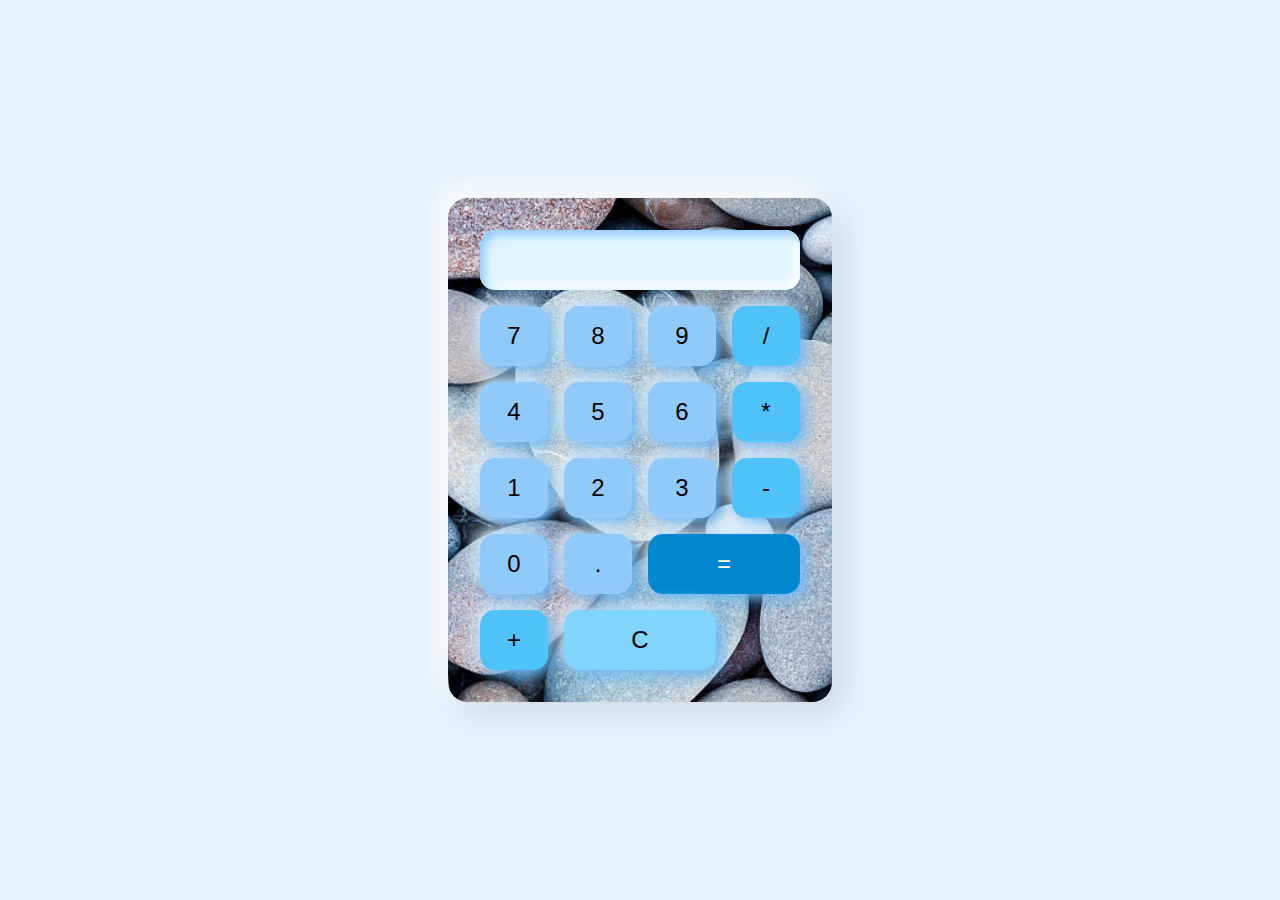
<file: Calculator/index.html>
<!DOCTYPE html>
<html lang="en">
<head>
  <meta charset="UTF-8" />
  <meta name="viewport" content="width=device-width, initial-scale=1.0" />
  <title>Nude 3D Calculator</title>
  <link rel="stylesheet" href="style.css" />
  <link rel="Javascript" href="script.js" />
</head>
<body>
  <div class="calculator">
    <input type="text" class="display" disabled />
    <div class="buttons">
      <button class="btn" data-value="7">7</button>
      <button class="btn" data-value="8">8</button>
      <button class="btn" data-value="9">9</button>
      <button class="btn operator" data-value="/">/</button>

      <button class="btn" data-value="4">4</button>
      <button class="btn" data-value="5">5</button>
      <button class="btn" data-value="6">6</button>
      <button class="btn operator" data-value="*">*</button>

      <button class="btn" data-value="1">1</button>
      <button class="btn" data-value="2">2</button>
      <button class="btn" data-value="3">3</button>
      <button class="btn operator" data-value="-">-</button>

      <button class="btn" data-value="0">0</button>
      <button class="btn" data-value=".">.</button>
      <button class="btn equal" data-value="=">=</button>
      <button class="btn operator" data-value="+">+</button>

      <button class="btn clear" data-value="C">C</button>
    </div>
  </div>

  <script src="script.js"></script>
</body>
</html>
</file>
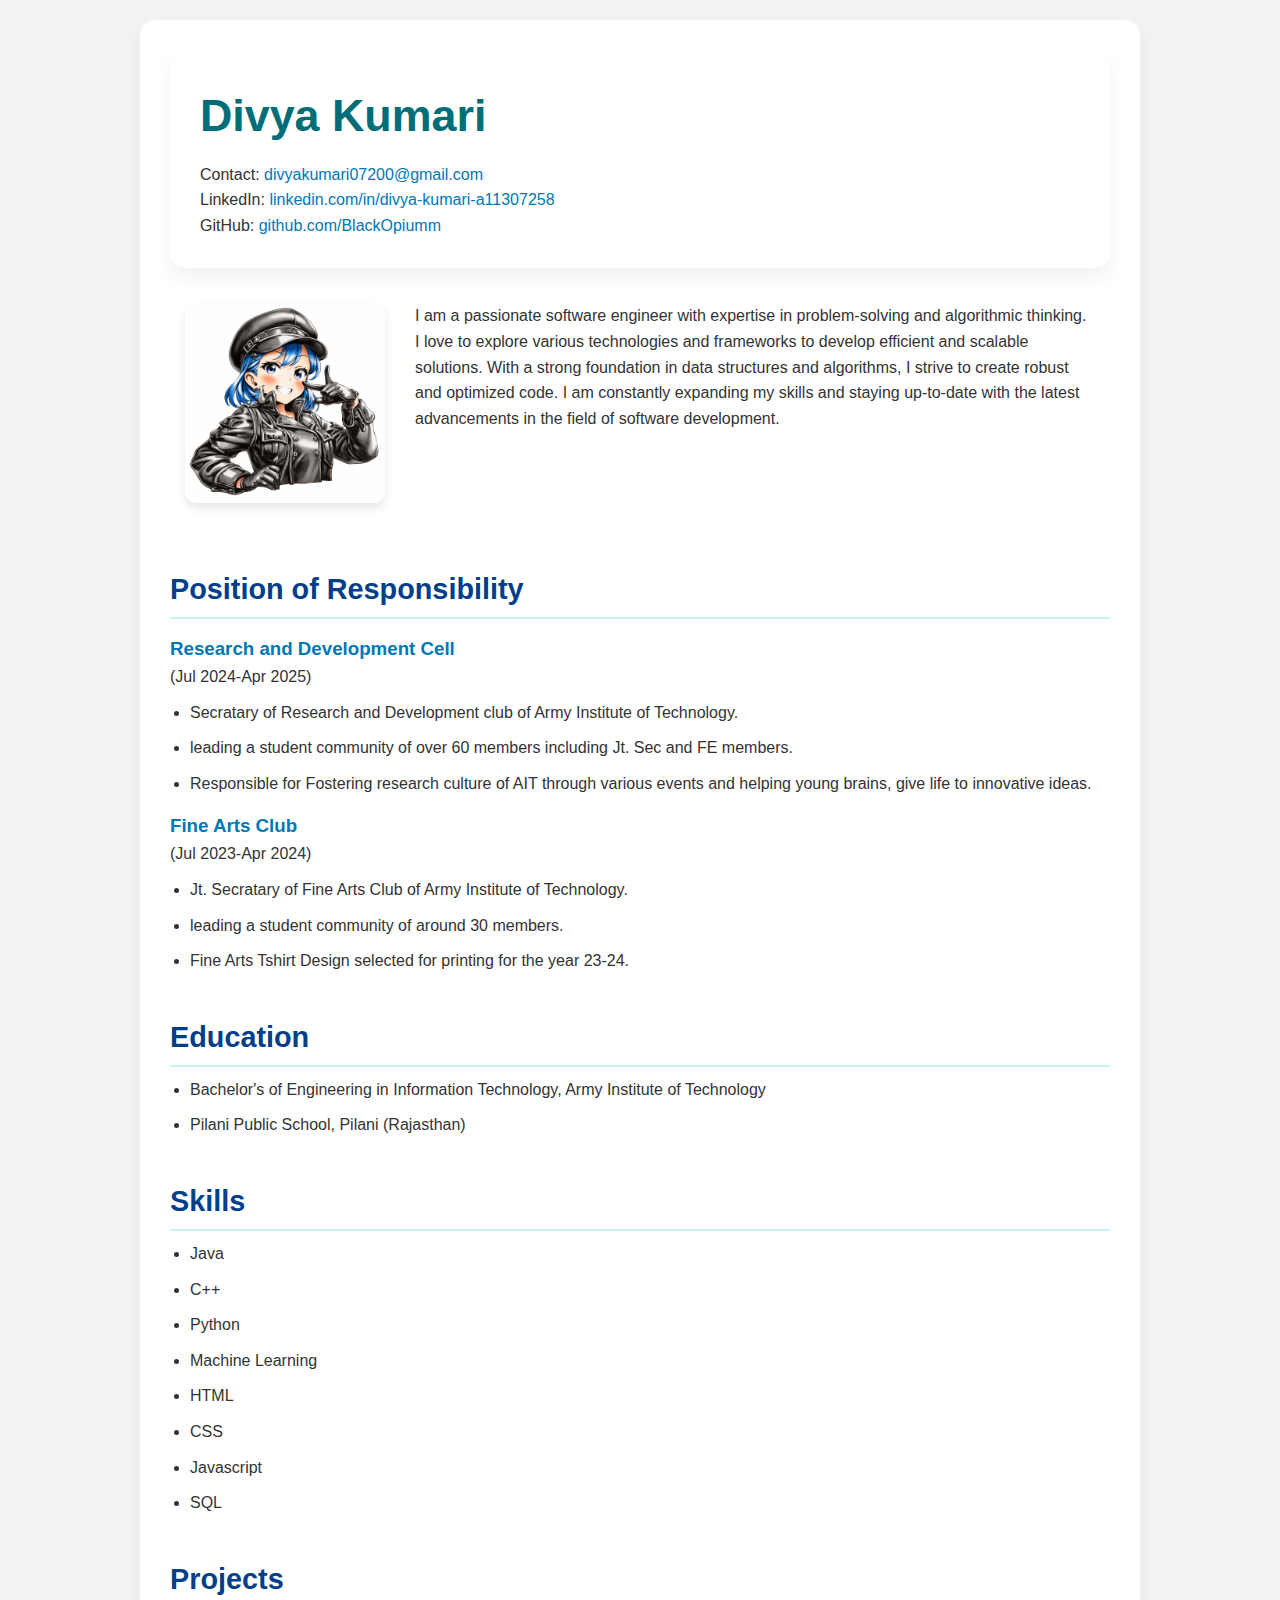
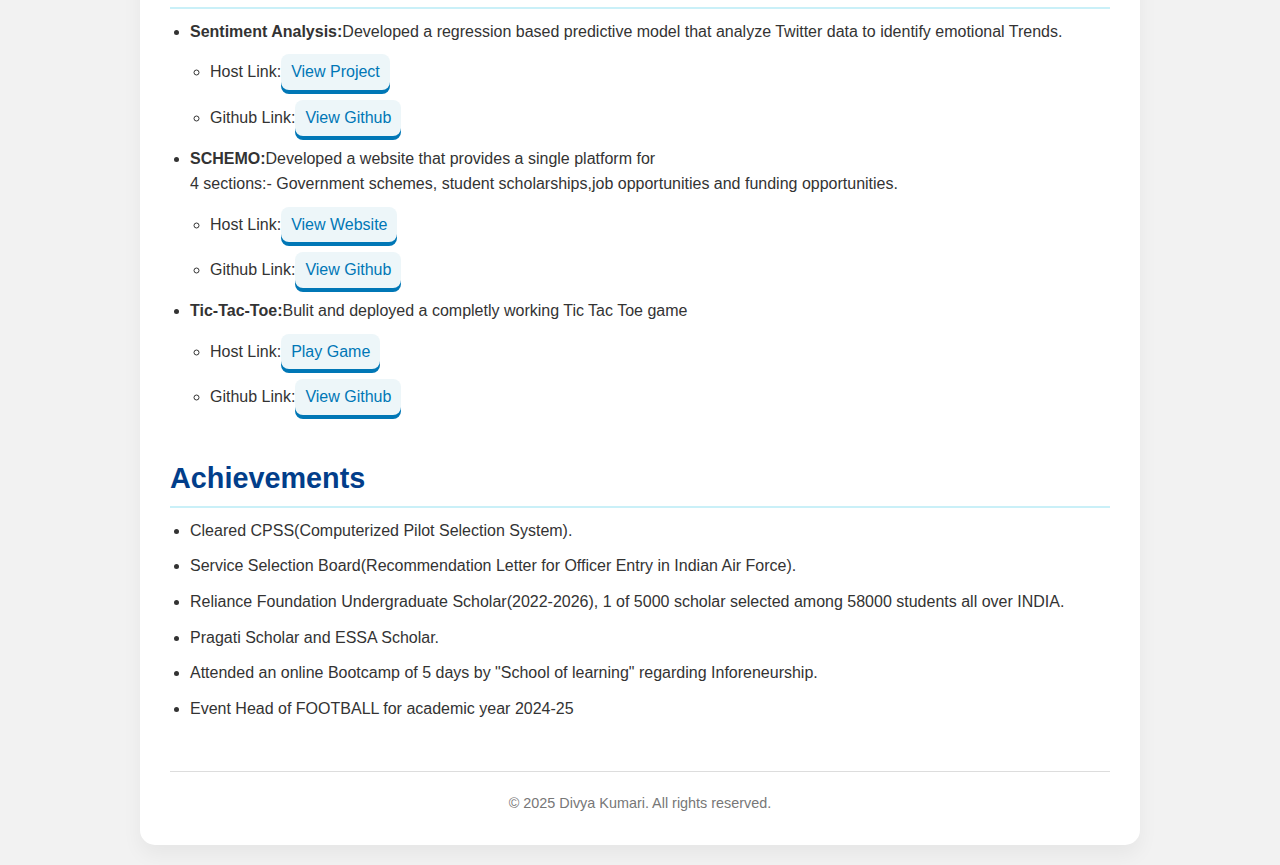
<file: Portfolio/index.html>
<!DOCTYPE html>
<html lang="en">
<head>
    <meta charset="UTF-8">
    <meta name="viewport" content="width=device-width, initial-scale=1.0">
    <title>Portfolio Divya Divya</title>
    <link rel="stylesheet" href="style.css">

</head>
<body>
    <div>
        <div>
            <h1>Divya Kumari</h1>
            <p>Contact: <a href="https://mail.google.com">divyakumari07200@gmail.com</a></p>
            <p>LinkedIn: <a href="https://www.linkedin.com/in/divya-kumari-a11307258">linkedin.com/in/divya-kumari-a11307258</a></p>
            <p>GitHub: <a href="https://www.github.com/BlackOpiumm">github.com/BlackOpiumm</a></p>
        </div>
        
        <table>
            <tr>
                <td>
                    <img src="profile.png " height="200px" alt="DivyaKumaripic">
                </td>
                <td>I am a passionate software engineer with 
                    expertise in problem-solving and algorithmic thinking. I love to explore 
                    various technologies and frameworks to develop efficient and scalable solutions. With a strong foundation in data structures and algorithms, I strive to create robust and optimized code. I am constantly expanding my skills and staying up-to-date with the latest advancements in the field of software development. </td>
            </tr>
        </table>

        <section>
            <h2>Position of Responsibility</h2>
            <h3>Research and Development Cell</h3>
            <p>(Jul 2024-Apr 2025)</p>
            <ul>
                <li>Secratary of Research and Development club of Army Institute of Technology.</li>
                <li>leading a student community of over 60 members including Jt. Sec and FE members.</li>
                <li>Responsible for Fostering research culture of AIT through various events and helping young brains, give life to innovative ideas.</li>
            </ul>
            <h3>Fine Arts Club</h3>
            <p>(Jul 2023-Apr 2024)</p>
            <ul>
                <li>Jt. Secratary of Fine Arts Club of Army Institute of Technology.</li>
                <li>leading a student community of around 30 members.</li>
                <li>Fine Arts Tshirt Design selected for printing for the year 23-24.</li>
            </ul>
        </section>

        <section>
            <h2>Education</h2>
            <ul>
                <li>Bachelor's of Engineering in Information Technology, Army Institute of Technology </li>
                <li>Pilani Public School, Pilani (Rajasthan)</li>
            </ul>
        </section>

        <section>
            <h2>Skills</h2>
            <ul>
                <li>Java</li>
                <li>C++</li>
                <li>Python</li>
                <li>Machine Learning</li>
                <li>HTML</li>
                <li>CSS</li>
                <li>Javascript</li>
                <li>SQL</li>
            </ul>
        </section>

        <section>
            <h2>Projects</h2>
            <ul>
                <li>
                    <p><b>Sentiment Analysis:</b>Developed a regression based predictive model that analyze Twitter data to identify emotional Trends.</p>
                    <ul>
                        <li> <p>Host Link:<a href="https://www.github.com/BlackOpiumm"> View Project</a></p></li>
                        <li> <p>Github Link:<a href="https://www.github.com/BlackOpiumm">View Github</a></p></li>
                    </ul>
                   
                   
                </li>
                <li>
                    <p><b>SCHEMO:</b>Developed a website that provides a single platform for </br>
                        4 sections:- Government schemes, student scholarships,job opportunities and funding opportunities. </p>
                    <ul>
                        <li><p>Host Link:<a href="https://uncle8475.github.io/Schemo/"> View Website</a></p></li>
                        <li><p>Github Link:<a href="https://www.github.com/BlackOpiumm">View Github</a></p></li>
                    </ul>
                    
                    
                </li>
                <li>
                    <p><b>Tic-Tac-Toe:</b>Bulit and deployed a completly working Tic Tac Toe game</p>
                    
                    <ul>
                        <li><p>Host Link:<a href="https://blackopiumm.github.io/TicTacToe/"> Play Game</a></p></li>
                        <li> <p>Github Link:<a href="https://www.github.com/BlackOpiumm/TicTacToe">View Github</a></p></li>
                    </ul>
                    
                   
                </li>
            </ul>
        </section>

        <section>
            <h2>Achievements</h2>
            <ul>
                <li>Cleared CPSS(Computerized Pilot Selection System).</li>
                <li>Service Selection Board(Recommendation Letter for Officer Entry in Indian Air Force).</li>
                <li>Reliance Foundation Undergraduate Scholar(2022-2026), 1 of 5000 scholar selected among 58000 students all over INDIA.</li>
                <li>Pragati Scholar and ESSA Scholar.</li>
                <li>Attended an online Bootcamp of 5 days by "School of learning" regarding Inforeneurship.</li>
                <li>Event Head of FOOTBALL for academic year 2024-25</li>
            </ul>
        </section>

        <footer>
            <p>© 2025 Divya Kumari. All rights reserved. </p>
        </footer>
    </div>
</body>
</html>
</file>
<file: Calculator/style.css>
body {
    margin: 0;
    font-family: 'Segoe UI', Tahoma, Geneva, Verdana, sans-serif;
    background: #e3f2fd;
    display: flex;
    justify-content: center;
    align-items: center;
    height: 100vh;
  }
  
  .calculator {
    background: url('image.png') no-repeat center center;
    background-size: cover;
    padding: 2rem;
    border-radius: 20px;
    box-shadow: 10px 10px 30px rgba(0,0,0,0.1), -10px -10px 30px #ffffff;
    display: flex;
    flex-direction: column;
    width: 320px;
    transition: transform 0.3s;
  }
  
  
  .calculator:hover {
    transform: scale(1.03) rotateX(5deg);
  }
  
  .display {
    height: 60px;
    border: none;
    border-radius: 15px;
    background: #e1f5fe;
    box-shadow: inset 5px 5px 10px #90caf9, inset -5px -5px 10px #ffffff;
    font-size: 2rem;
    padding: 0 1rem;
    margin-bottom: 1rem;
    text-align: right;
  }
  
  .buttons {
    display: grid;
    grid-template-columns: repeat(4, 1fr);
    gap: 1rem;
  }
  
  .btn {
    padding: 1rem;
    font-size: 1.5rem;
    border: none;
    border-radius: 15px;
    background: #90caf9;
    box-shadow: 5px 5px 15px #64b5f6, -5px -5px 15px #e3f2fd;
    cursor: pointer;
    transition: all 0.2s ease-in-out;
  }
  
  .btn:hover {
    background: #64b5f6;
    transform: scale(1.1);
  }
  
  .operator {
    background: #4fc3f7;
  }
  
  .operator:hover {
    background: #29b6f6;
  }
  
  .equal {
    background: #0288d1;
    color: white;
    grid-column: span 2;
  }
  
  .clear {
    background: #81d4fa;
    grid-column: span 2;
  }
</file>
<file: Portfolio/style.css>
/* Reset */
* {
    margin: 0;
    padding: 0;
    box-sizing: border-box;
}

/* Base styles */
body {
    font-family: 'Poppins', sans-serif;
    background-color: #f2f2f2;
    color: #333;
    line-height: 1.6;
    padding: 20px;
}

/* Main container */
div {
    max-width: 1000px;
    margin: auto;
    background: #ffffff;
    border-radius: 15px;
    padding: 30px;
    box-shadow: 0 10px 20px rgba(0, 0, 0, 0.05);
}

/* Header */
h1 {
    font-size: 2.8rem;
    color: #006d77;
    margin-bottom: 10px;
}

/* Link styles with 3D hover effect */
a {
    color: #0077b6;
    text-decoration: none;
    font-weight: 500;
    transition: all 0.3s ease;
    display: inline-block;
    position: relative;
}

a::after {
    content: '';
    position: absolute;
    left: 0;
    bottom: -3px;
    width: 100%;
    height: 2px;
    background: #0077b6;
    transform: scaleX(0);
    transition: transform 0.3s ease;
    transform-origin: right;
}

a:hover::after {
    transform: scaleX(1);
    transform-origin: left;
}

a:hover {
    transform: translateY(-2px);
}

/* Image & Description */
table {
    width: 100%;
    margin-top: 20px;
    border-collapse: collapse;
}

td {
    padding: 15px;
    vertical-align: top;
}

table img {
    height: 200px;
    border-radius: 12px;
    transition: transform 0.3s ease, box-shadow 0.3s ease;
    box-shadow: 0 5px 10px rgba(0, 0, 0, 0.1);
}

table img:hover {
    transform: scale(1.05) rotate(-1deg);
    box-shadow: 0 15px 25px rgba(0, 0, 0, 0.2);
}

/* Section Titles */
section h2 {
    color: #023e8a;
    font-size: 1.8rem;
    margin-top: 40px;
    margin-bottom: 10px;
    border-bottom: 2px solid #caf0f8;
    padding-bottom: 5px;
}

/* Subheadings */
h3 {
    color: #0077b6;
    margin-top: 15px;
    font-weight: 600;
}

/* List styling */
ul {
    margin-left: 20px;
    margin-top: 10px;
}

ul li {
    margin-bottom: 10px;
}

/* Project and link effects */
section ul li p {
    margin-bottom: 5px;
}

ul li a {
    padding: 5px 10px;
    border-radius: 8px;
    background-color: #edf6f9;
    box-shadow: 0 4px 0 #0077b6;
    transition: all 0.2s ease;
}

ul li a:hover {
    background-color: #d9f2ff;
    transform: translateY(-3px);
    box-shadow: 0 6px 15px rgba(0, 119, 182, 0.2);
}

/* Footer */
footer {
    text-align: center;
    margin-top: 50px;
    font-size: 0.9rem;
    color: #777;
    border-top: 1px solid #ddd;
    padding-top: 20px;
}

/* Responsive styles */
@media (max-width: 768px) {
    table, table tr, table td {
        display: block;
        width: 100%;
        text-align: center;
    }

    table img {
        margin: auto;
        height: auto;
        max-width: 80%;
    }

    h1 {
        font-size: 2rem;
    }

    section h2 {
        font-size: 1.5rem;
    }
}
</file>
